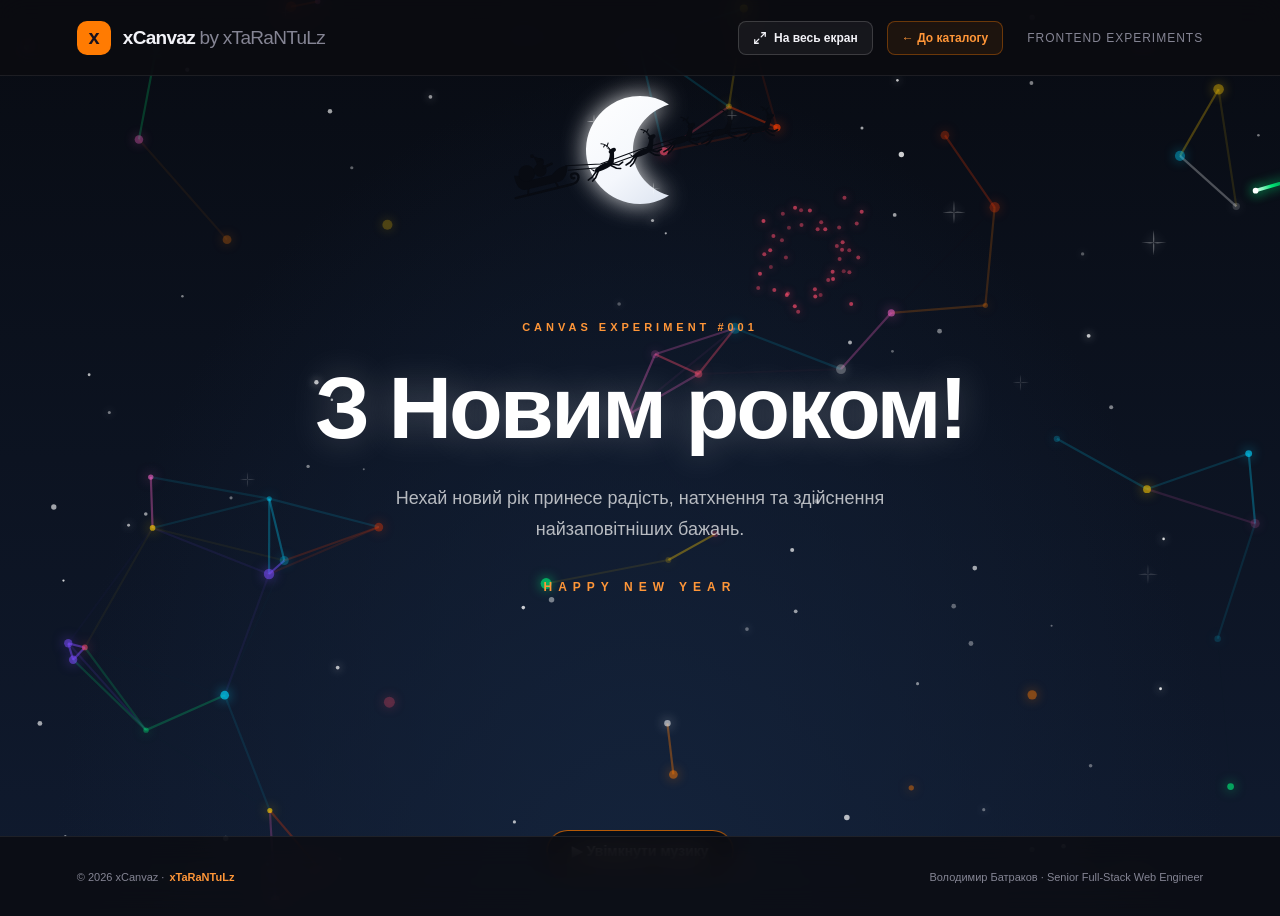
<file: works/001/index.html>
<!doctype html>
<html lang="uk">
<head>
  <meta charset="utf-8">
  <meta name="viewport" content="width=device-width, initial-scale=1">
  <meta name="theme-color" content="#080b12">
  <meta name="description" content="Новорічний анімований фон із Сантою, снігом, кометами та феєрверками.">
  <title>Новорічний фон для сайту</title>

  <link rel="stylesheet" href="../../assets/css/layout.css">
  <link rel="stylesheet" href="style.css">
</head>
<body>

<div id="siteHeader"></div>

<canvas id="shootCanvas" aria-hidden="true"></canvas>

<main class="demo" data-preview-content>
  <div class="content" data-preview-hide>
    <span class="label">CANVAS EXPERIMENT #001</span>
    <h1>З Новим роком!</h1>
    <p>
      Нехай новий рік принесе радість, натхнення
      та здійснення найзаповітніших бажань.
    </p>
    <span class="year">HAPPY NEW YEAR</span>
  </div>

  <button id="musicButton" type="button">
    ▶ Увімкнути музику
  </button>
</main>

<div id="siteFooter"></div>

<audio id="backgroundMusic" loop preload="auto">
  <source src="./files/001.mp3" type="audio/mpeg">
</audio>

<script src="../../assets/js/layout.js"></script>
<script src="script.js"></script>
<script src="audio.js"></script>

</body>
</html>
</file>
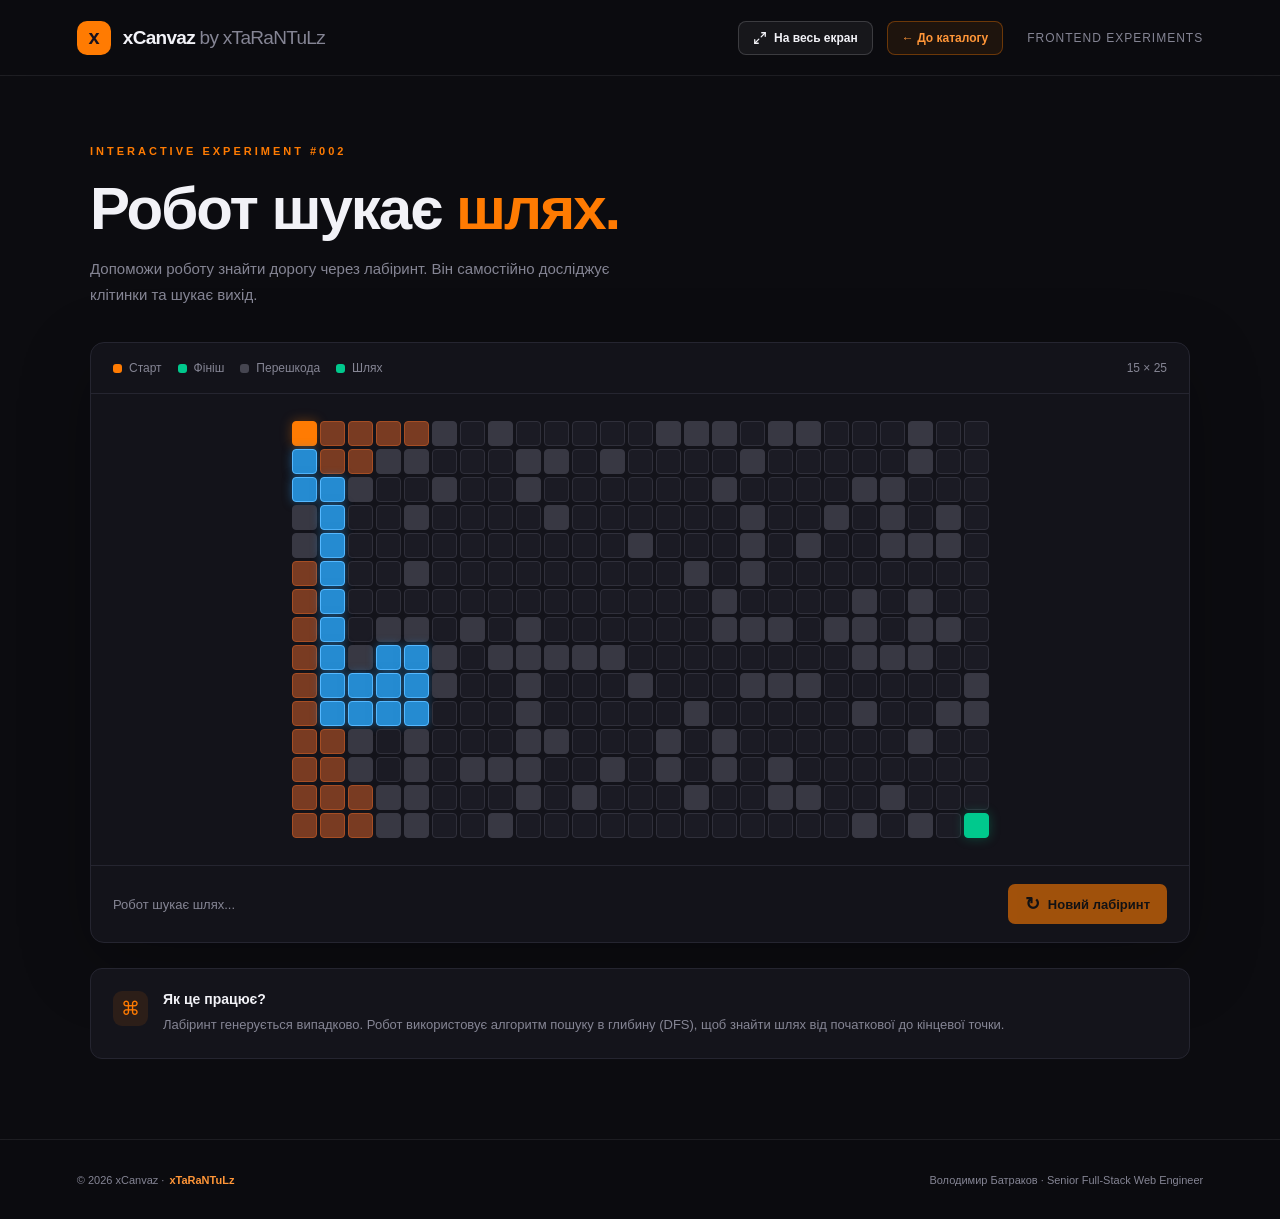
<file: works/002/index.html>
<!doctype html>
<html lang="uk">
<head>
  <meta charset="utf-8">
  <meta name="viewport" content="width=device-width, initial-scale=1">
  <meta name="theme-color" content="#0c0c10">
  <meta name="description" content="Інтерактивна демонстрація пошуку шляху роботом у випадково згенерованому лабіринті.">
  <title>Робот шукає шлях | Canvas</title>

  <link rel="stylesheet" href="../../assets/css/layout.css">
  <link rel="stylesheet" href="style.css">
</head>
<body>

<div id="siteHeader"></div>

<main class="page" data-preview-content>
  <section class="demo">
    <div class="demo-heading" data-preview-hide>
      <span class="section-label">INTERACTIVE EXPERIMENT #002</span>
      <h1>Робот шукає <span>шлях.</span></h1>
      <p>
        Допоможи роботу знайти дорогу через лабіринт.
        Він самостійно досліджує клітинки та шукає вихід.
      </p>
    </div>

    <div class="maze-panel">
      <div class="panel-header" data-preview-hide>
        <div class="legend">
          <span><i class="legend-start"></i> Старт</span>
          <span><i class="legend-finish"></i> Фініш</span>
          <span><i class="legend-wall"></i> Перешкода</span>
          <span><i class="legend-path"></i> Шлях</span>
        </div>

        <span class="maze-size">15 × 25</span>
      </div>

      <div class="grid-container">
        <table id="grid" aria-label="Лабіринт робота"></table>
      </div>

      <div class="panel-footer" data-preview-hide>
        <p id="status" aria-live="polite">
          Робот готується до пошуку...
        </p>

        <button id="restartButton" type="button">
          <span>↻</span> Новий лабіринт
        </button>
      </div>
    </div>

    <div class="description" data-preview-hide>
      <span class="description-icon">⌘</span>
      <div>
        <strong>Як це працює?</strong>
        <p>
          Лабіринт генерується випадково. Робот використовує
          алгоритм пошуку в глибину (DFS), щоб знайти шлях
          від початкової до кінцевої точки.
        </p>
      </div>
    </div>
  </section>
</main>

<div id="siteFooter"></div>

<script src="../../assets/js/layout.js"></script>
<script src="script.js"></script>

</body>
</html>
</file>
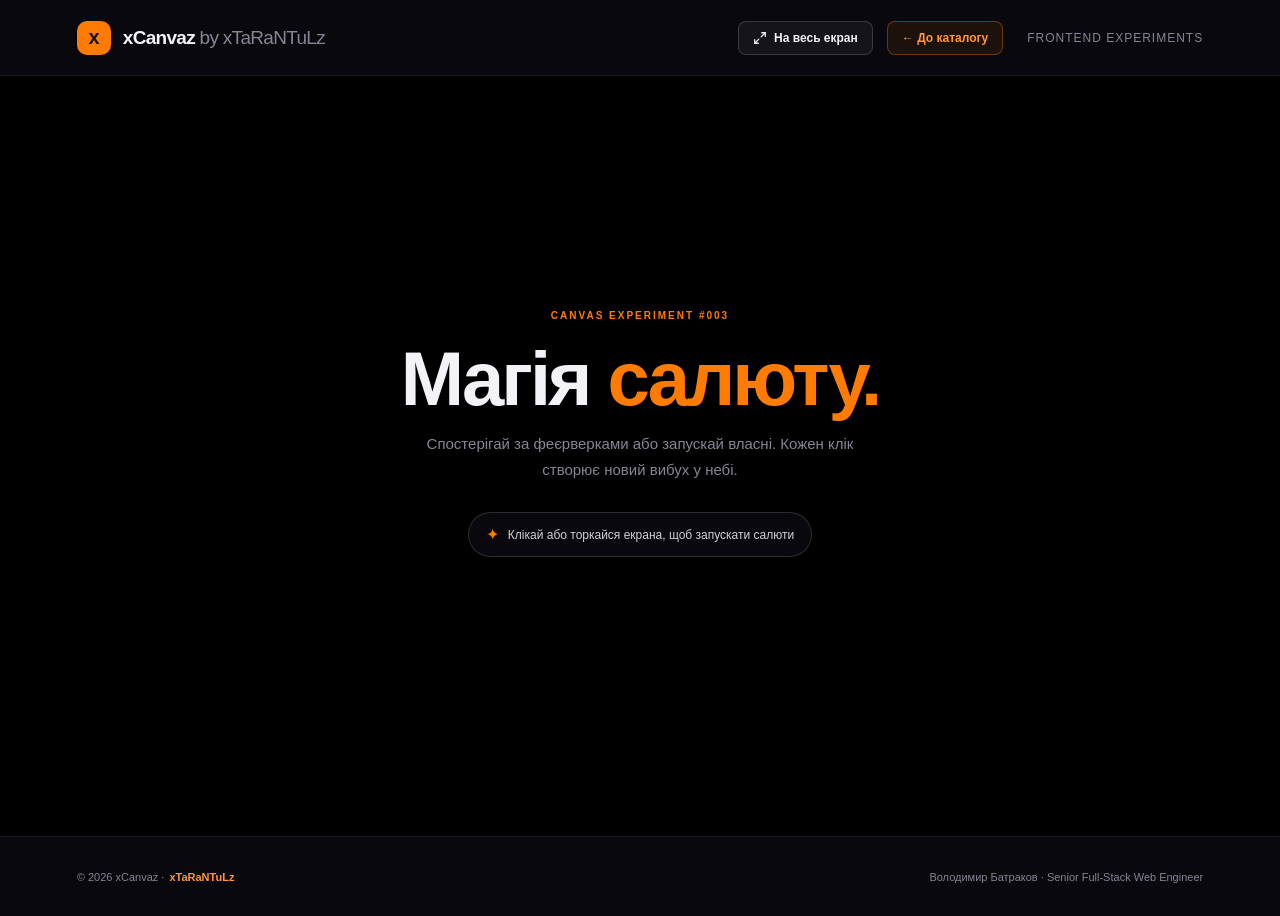
<file: works/003/index.html>
<!doctype html>
<html lang="uk">
<head>
  <meta charset="utf-8">
  <meta name="viewport" content="width=device-width, initial-scale=1">
  <meta name="theme-color" content="#000000">
  <meta name="description" content="Інтерактивна Canvas-анімація феєрверків із можливістю запускати салюти кліком.">
  <title>Салют | Canvas</title>

  <link rel="stylesheet" href="../../assets/css/layout.css">
  <link rel="stylesheet" href="style.css">
</head>
<body>

<div id="siteHeader"></div>

<canvas id="canvas" aria-label="Анімований салют"></canvas>

<main class="fireworks-page" data-preview-content>
  <section class="fireworks-content" data-preview-hide>
    <span class="section-label">CANVAS EXPERIMENT #003</span>
    <h1>Магія <span>салюту.</span></h1>
    <p>
      Спостерігай за феєрверками або запускай власні.
      Кожен клік створює новий вибух у небі.
    </p>
    <div class="fireworks-hint">
      <span class="hint-icon">✦</span>
      Клікай або торкайся екрана, щоб запускати салюти
    </div>
  </section>
</main>

<div id="siteFooter"></div>

<script src="../../assets/js/layout.js"></script>
<script src="script.js"></script>

</body>
</html>
</file>
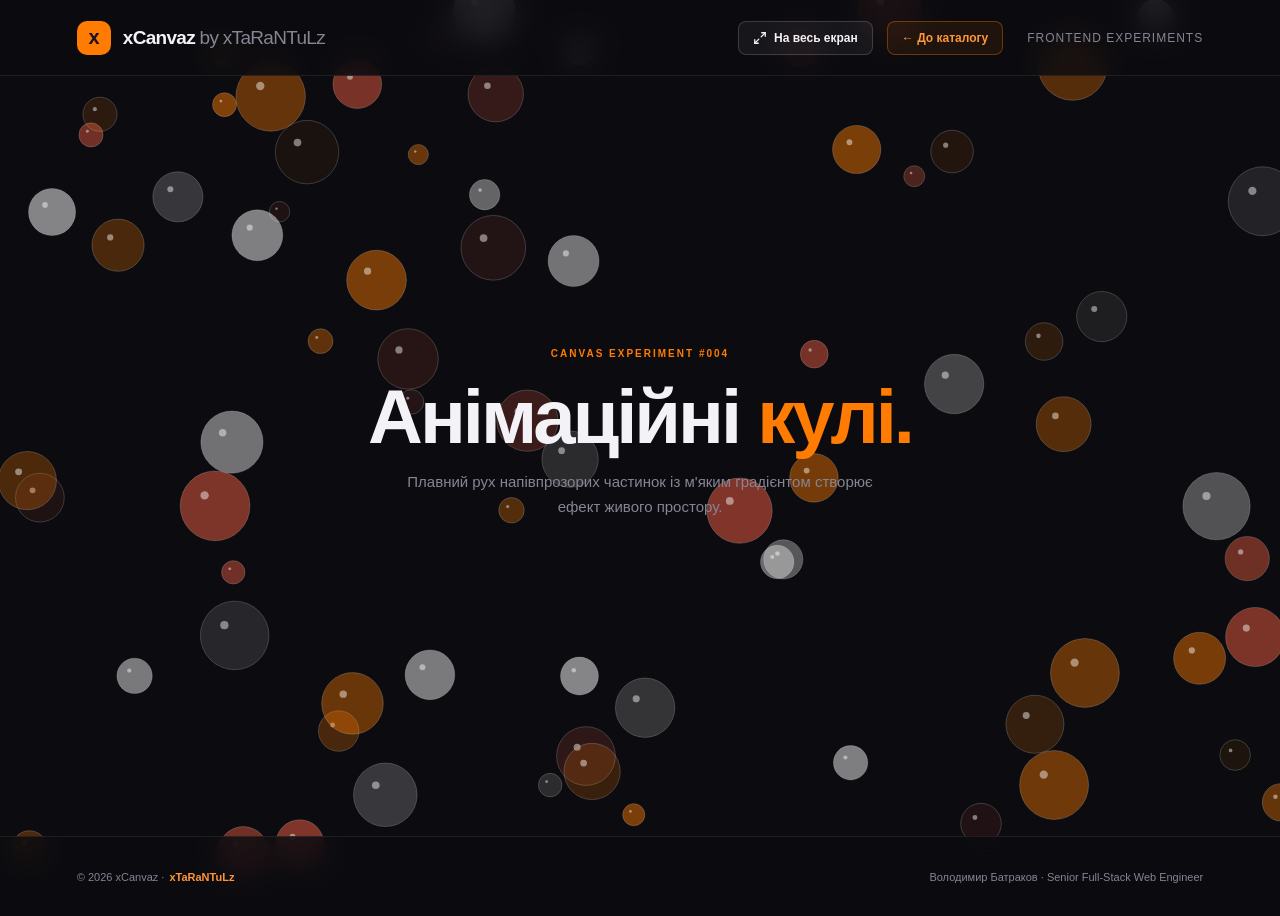
<file: works/004/index.html>
<!doctype html>
<html lang="uk">
<head>
  <meta charset="utf-8">
  <meta name="viewport" content="width=device-width, initial-scale=1">
  <meta name="theme-color" content="#222222">
  <meta name="description" content="Анімація напівпрозорих куль із м'яким градієнтом на Canvas.">
  <title>Анімаційні кулі | Canvas</title>

  <link rel="stylesheet" href="../../assets/css/layout.css">
  <link rel="stylesheet" href="style.css">
</head>
<body>

<div id="siteHeader"></div>

<canvas id="canvas" aria-hidden="true"></canvas>

<main class="particles-page" data-preview-content>
  <section class="particles-content" data-preview-hide>
    <span class="section-label">CANVAS EXPERIMENT #004</span>
    <h1>Анімаційні <span>кулі.</span></h1>
    <p>
      Плавний рух напівпрозорих частинок із м'яким
      градієнтом створює ефект живого простору.
    </p>
  </section>
</main>

<div id="siteFooter"></div>

<script src="../../assets/js/layout.js"></script>
<script src="script.js"></script>

</body>
</html>
</file>
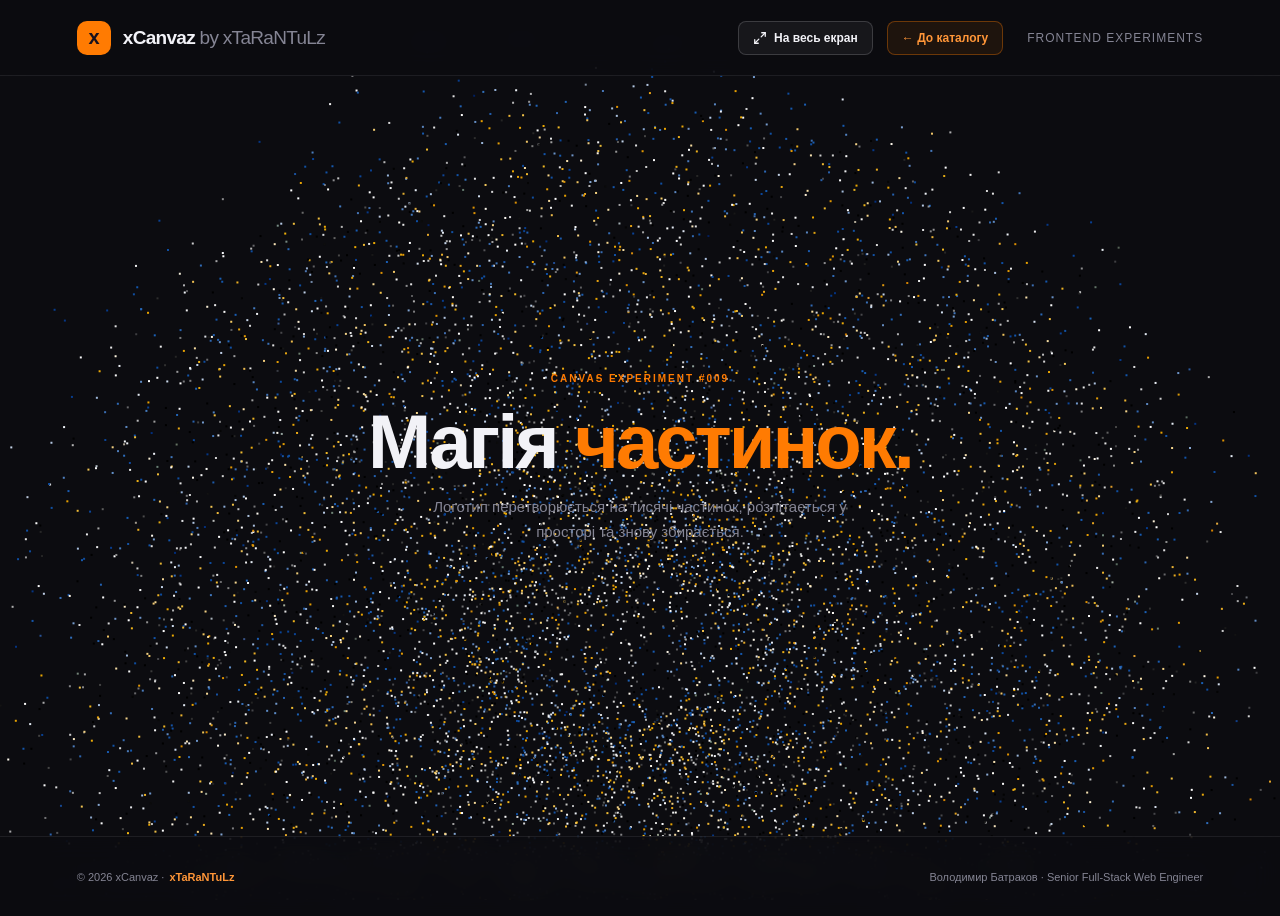
<file: works/005/index.html>
<!doctype html>
<html lang="uk">
<head>
  <meta charset="utf-8">
  <meta name="viewport" content="width=device-width, initial-scale=1">
  <meta name="theme-color" content="#000000">
  <meta name="description" content="Анімація логотипа за допомогою Canvas та частинок.">
  <title>Анімація логотипа | Canvas</title>

  <link rel="stylesheet" href="../../assets/css/layout.css">
  <link rel="stylesheet" href="style.css">
</head>
<body>

<div id="siteHeader"></div>

<canvas id="canvas"></canvas>

<img id="logo" style="display: none" src='[data-uri]'/>

<main class="animation-page" data-preview-content>
  <section class="animation-content" data-preview-hide>
    <span class="section-label">CANVAS EXPERIMENT #009</span>
    <h1>Магія <span>частинок.</span></h1>
    <p>
      Логотип перетворюється на тисячі частинок,
      розлітається у просторі та знову збирається.
    </p>
  </section>
</main>

<div id="siteFooter"></div>

<script src="../../assets/js/layout.js"></script>
<script src="script.js"></script>

</body>
</html>
</file>
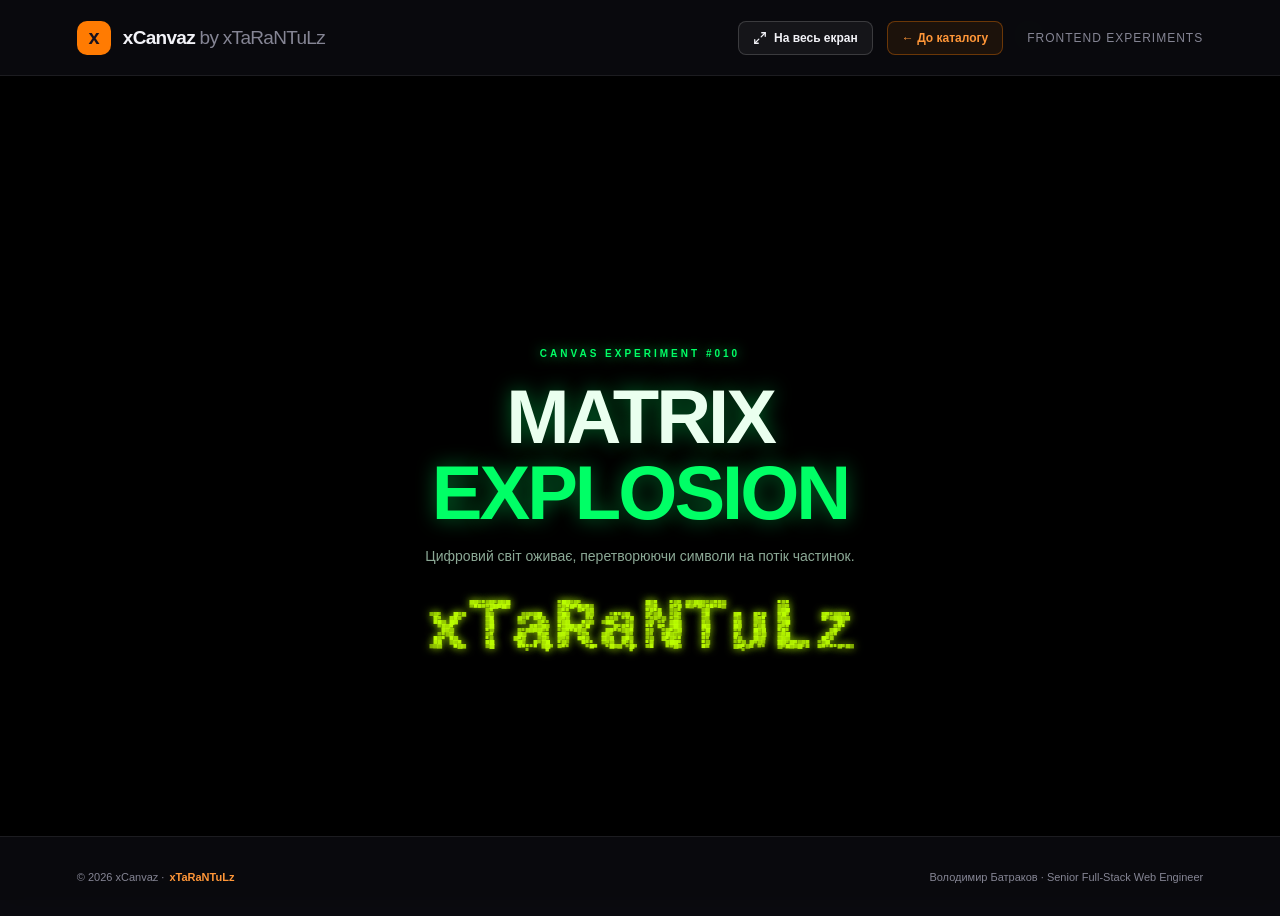
<file: works/006/index.html>
<!doctype html>
<html lang="uk">
<head>
  <meta charset="utf-8">
  <meta name="viewport" content="width=device-width, initial-scale=1">
  <meta name="theme-color" content="#000000">
  <meta name="description" content="Matrix Explosion - цифровий дощ та вибух частинок на Canvas.">

  <title>Matrix Explosion | Canvas</title>

  <link rel="stylesheet" href="../../assets/css/layout.css">
  <link rel="stylesheet" href="style.css">
</head>
<body>

<div id="siteHeader"></div>

<canvas id="matrixCanvas" aria-hidden="true"></canvas>

<main class="matrix-page" data-preview-content>
  <div class="matrix-content" data-preview-hide>
    <span class="section-label">CANVAS EXPERIMENT #010</span>

    <h1>
      MATRIX <span>EXPLOSION</span>
    </h1>

    <p>
      Цифровий світ оживає, перетворюючи символи на потік частинок.
    </p>
  </div>
</main>

<div id="siteFooter"></div>

<script src="../../assets/js/layout.js"></script>
<script src="script.js"></script>

</body>
</html>
</file>
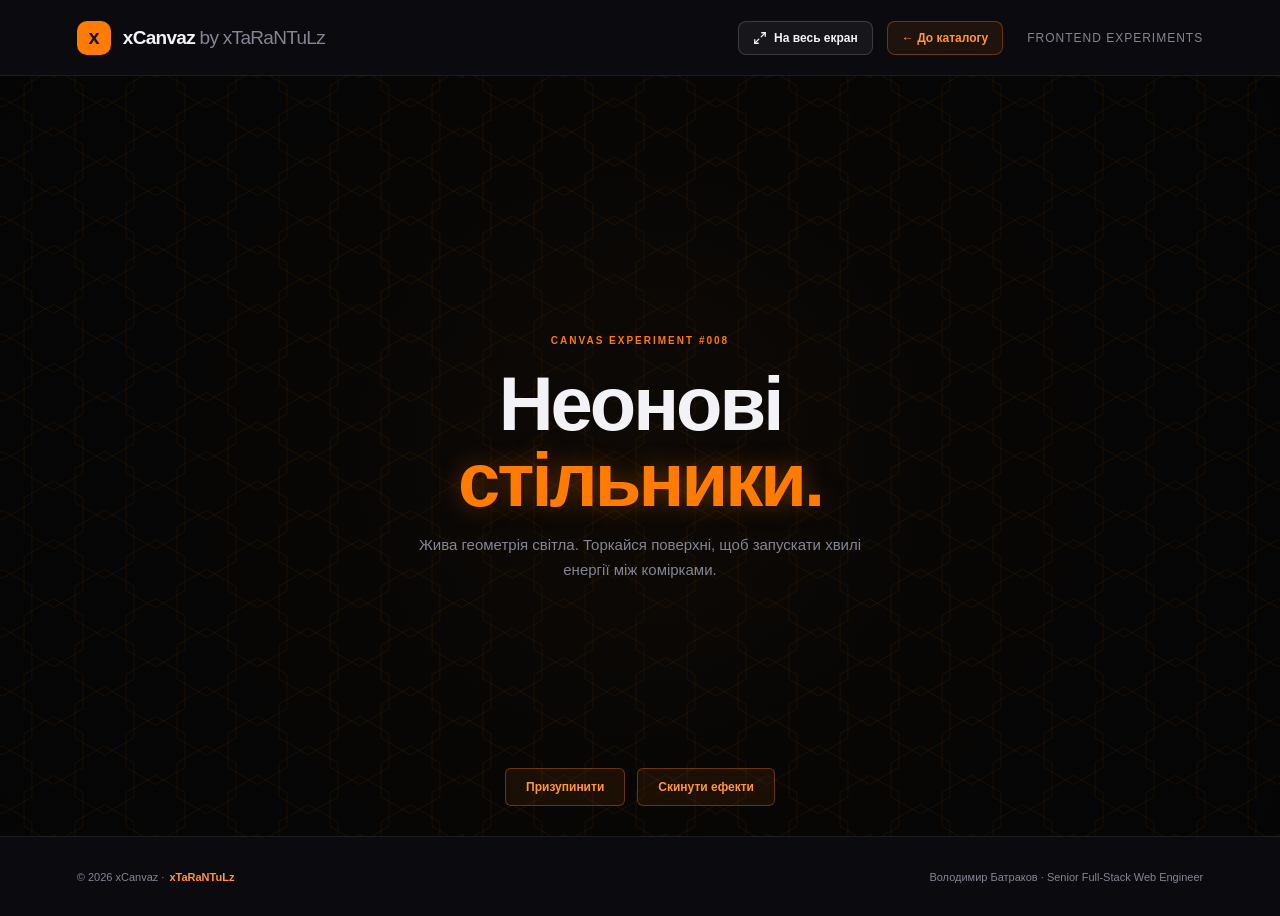
<file: works/008/index.html>
<!DOCTYPE html>
<html lang="uk">
<head>
  <meta charset="UTF-8">
  <meta name="viewport" content="width=device-width, initial-scale=1">
  <meta name="theme-color" content="#000000">
  <meta name="description" content="Інтерактивна анімація неонових стільників на Canvas.">
  <title>Неонові стільники | Canvas</title>

  <link rel="stylesheet" href="../../assets/css/layout.css">
  <link rel="stylesheet" href="style.css">
</head>
<body>

<div id="siteHeader"></div>

<main class="honeycomb-page" data-preview-content>

  <canvas id="honeycombCanvas"></canvas>

  <section class="honeycomb-content" data-preview-hide>
    <span class="section-label">CANVAS EXPERIMENT #008</span>

    <h1>Неонові <span>стільники.</span></h1>

    <p>
      Жива геометрія світла. Торкайся поверхні,
      щоб запускати хвилі енергії між комірками.
    </p>
  </section>

  <div class="honeycomb-controls" data-preview-hide>
    <button id="toggleAnimation" type="button">
      Призупинити
    </button>

    <button id="resetAnimation" type="button">
      Скинути ефекти
    </button>
  </div>

</main>

<div id="siteFooter"></div>

<script src="../../assets/js/layout.js"></script>
<script src="script.js"></script>

</body>
</html>
</file>
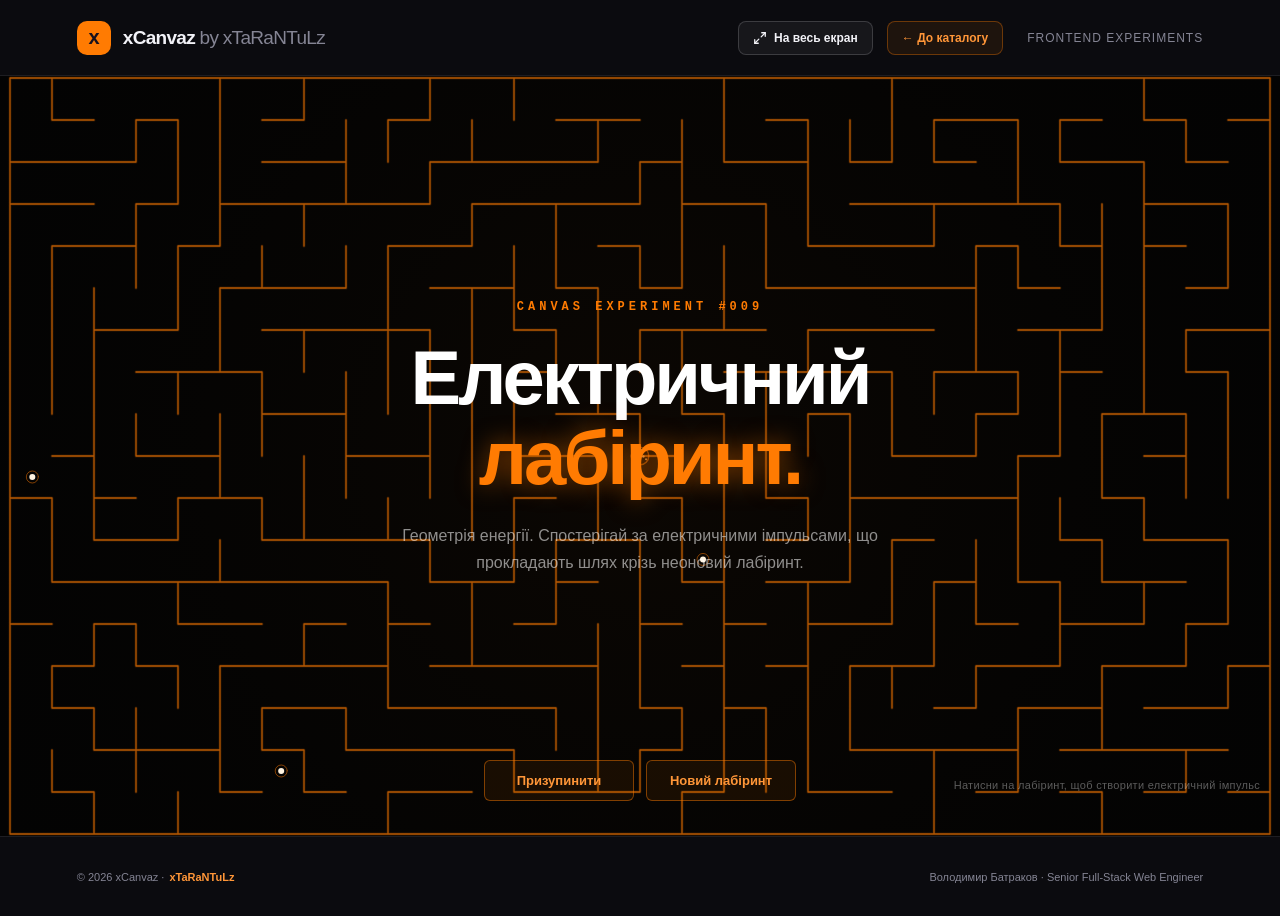
<file: works/009/index.html>
<!DOCTYPE html>
<html lang="uk">
<head>
  <meta charset="UTF-8">
  <meta name="viewport" content="width=device-width, initial-scale=1">
  <meta name="theme-color" content="#000000">
  <meta name="description" content="Інтерактивний електричний лабіринт із неоновими лініями та енергетичними імпульсами на Canvas 2D.">

  <title>Електричний лабіринт | Canvas</title>

  <link rel="stylesheet" href="../../assets/css/layout.css">
  <link rel="stylesheet" href="style.css">
</head>
<body>

<div id="siteHeader"></div>

<main class="electric-maze-page" data-preview-content>

  <canvas id="mazeCanvas"></canvas>

  <section class="maze-content" data-preview-hide>
    <span class="section-label">CANVAS EXPERIMENT #009</span>

    <h1>Електричний <span>лабіринт.</span></h1>

    <p>
      Геометрія енергії. Спостерігай за електричними
      імпульсами, що прокладають шлях крізь неоновий лабіринт.
    </p>
  </section>

  <div class="maze-controls" data-preview-hide>
    <button id="toggleAnimation" type="button">
      Призупинити
    </button>

    <button id="resetAnimation" type="button">
      Новий лабіринт
    </button>
  </div>

  <div class="maze-hint" data-preview-hide>
    Натисни на лабіринт, щоб створити електричний імпульс
  </div>

</main>

<div id="siteFooter"></div>

<script src="../../assets/js/layout.js"></script>
<script src="script.js"></script>

</body>
</html>
</file>
<file: assets/css/layout.css>
:root {
    --bg: #0c0c10;
    --surface: #14141b;
    --surface-hover: #1a1a23;
    --border: #252530;
    --text: #f2f2f7;
    --muted: #858594;
    --accent: #ff7b02;
    --accent-hover: #ff9638;
}

* {
    box-sizing: border-box;
}

html {
    min-height: 100%;
    background: var(--bg);
}

body {
    position: relative;
    isolation: isolate;
    min-width: 320px;
    min-height: 100vh;
    margin: 0;
    color: var(--text);
    font-family: Arial, sans-serif;
    background: var(--bg);
}

.page {
    display: flex;
    flex-direction: column;
    min-height: 100vh;
}

/* --- Canvas --- */

#shootCanvas {
    position: fixed;
    inset: 0;
    z-index: -1;
    display: block;
    width: 100%;
    height: 100%;
    pointer-events: none;
    background: transparent;
}

/* --- Header and Footer --- */

.site-header,
.site-footer {
    position: relative;
    z-index: 10;
    display: flex;
    align-items: center;
    justify-content: space-between;
    padding: 0 6%;
    border-color: rgba(255, 255, 255, 0.08);
    border-style: solid;
    background: rgba(12, 12, 16, 0.82);
    backdrop-filter: blur(14px);
    -webkit-backdrop-filter: blur(14px);
}

.site-header {
    min-height: 76px;
    border-width: 0 0 1px;
}

.site-footer {
    min-height: 80px;
    gap: 20px;
    border-width: 1px 0 0;
    color: var(--muted);
    font-size: 11px;
}

/* --- Brand --- */

.brand {
    display: flex;
    align-items: center;
    gap: 12px;
    color: var(--text);
    font-family: 'Space Grotesk', sans-serif;
    font-size: 19px;
    font-weight: 700;
    letter-spacing: -0.7px;
    text-decoration: none;
}

.brand-mark {
    display: flex;
    width: 34px;
    height: 34px;
    align-items: center;
    justify-content: center;
    border-radius: 10px;
    background: var(--accent);
    color: #17121f;
    font-size: 20px;
    font-weight: 700;
}

.brand-author {
    color: var(--muted);
    font-weight: 400;
}

/* --- Header --- */

.header-right {
    display: flex;
    align-items: center;
    gap: 14px;
}

.header-meta {
    margin-left: 10px;
    color: var(--muted);
    font-size: 12px;
    letter-spacing: 1px;
}

.catalog-link,
.fullscreen-btn {
    display: inline-flex;
    align-items: center;
    justify-content: center;
    gap: 7px;
    padding: 9px 14px;
    border: 1px solid rgba(255, 123, 2, 0.35);
    border-radius: 8px;
    background: rgba(255, 123, 2, 0.08);
    color: var(--accent-hover);
    font-family: inherit;
    font-size: 12px;
    font-weight: 600;
    text-decoration: none;
    cursor: pointer;
    transition: 0.2s;
}

.fullscreen-btn {
    border-color: rgba(255, 255, 255, 0.16);
    background: rgba(255, 255, 255, 0.05);
    color: var(--text);
}

.catalog-link:hover {
    border-color: var(--accent);
    background: rgba(255, 123, 2, 0.16);
}

.fullscreen-btn:hover,
.fullscreen-btn.is-active {
    border-color: var(--accent);
    background: rgba(255, 123, 2, 0.16);
    color: var(--accent-hover);
}

.fullscreen-icon--exit {
    display: none;
}

.fullscreen-btn.is-active .fullscreen-icon--enter {
    display: none;
}

.fullscreen-btn.is-active .fullscreen-icon--exit {
    display: block;
}

.catalog-link[hidden] {
    display: none !important;
}

/* --- Fullscreen state --- */

html.is-fullscreen,
html.is-fullscreen body {
    width: 100%;
    height: 100%;
    min-height: 100%;
    overflow-x: hidden;
}

html.is-fullscreen .site-footer {
    display: none !important;
}

html.is-fullscreen .site-header {
    min-height: 54px;
    background: rgba(12, 12, 16, 0.92);
}

html.is-fullscreen main {
    min-height: calc(100vh - 54px);
    min-height: calc(100dvh - 54px);
}

/* --- Footer --- */

.site-footer > span {
    display: inline-flex;
    align-items: center;
    flex-wrap: wrap;
    gap: 5px;
}

.site-footer a {
    color: var(--accent-hover);
    font-weight: 600;
    text-decoration: none;
    transition: color 0.2s ease;
}

.site-footer a:hover {
    color: #ffb36f;
    text-decoration: underline;
}

/* --- Preview mode --- */

html.preview-mode,
html.preview-mode body {
    width: 100%;
    height: 100%;
    min-height: 100%;
    margin: 0;
    padding: 0;
    overflow: hidden;
}

html.preview-mode .site-header,
html.preview-mode .site-footer,
html.preview-mode [data-preview-hide] {
    display: none !important;
}

html.preview-mode [data-preview-content] {
    width: 100%;
    height: 100vh;
    min-height: 100vh;
    max-width: none;
    margin: 0;
    padding: 0;
    overflow: hidden;
}

/* --- Responsive --- */

@media (max-width: 600px) {
    .site-header {
        min-height: 65px;
        padding: 0 4%;
    }

    .brand {
        gap: 8px;
        font-size: 15px;
    }

    .brand-author {
        display: none;
    }

    .brand-mark {
        width: 30px;
        height: 30px;
        font-size: 17px;
    }

    .header-right {
        gap: 8px;
    }

    .header-meta {
        display: none;
    }

    .catalog-link,
    .fullscreen-btn {
        padding: 8px 10px;
        font-size: 11px;
    }

    .fullscreen-label {
        display: none;
    }

    .site-footer {
        align-items: flex-start;
        flex-direction: column;
        gap: 8px;
        padding: 22px 5%;
    }
}
</file>
<file: works/001/style.css>
body {
    overflow: hidden;
    color: #ffffff;
    background:
            radial-gradient(ellipse at 50% 100%, #14233b 0%, transparent 65%),
            linear-gradient(180deg, #080b12 0%, #101b30 100%);
}

.demo {
    position: relative;
    z-index: 1;
    display: flex;
    min-height: calc(100vh - 140px);
    padding: 32px 5%;
}

.content {
    width: 100%;
    max-width: 700px;
    margin: auto;
    padding: 80px 0;
    text-align: center;
    pointer-events: none;
}

.label {
    display: inline-block;
    margin-bottom: 24px;
    color: #ff9638;
    font-size: 11px;
    font-weight: 700;
    letter-spacing: 4px;
}

h1 {
    margin: 0 0 24px;
    font-size: clamp(42px, 8vw, 88px);
    font-weight: 700;
    letter-spacing: -3px;
    text-shadow: 0 0 35px rgba(255, 255, 255, 0.25);
}

.content p {
    max-width: 520px;
    margin: 0 auto;
    color: rgba(255, 255, 255, 0.7);
    font-size: clamp(15px, 2vw, 18px);
    line-height: 1.7;
}

.year {
    display: inline-block;
    margin-top: 35px;
    color: #ff9638;
    font-size: 12px;
    font-weight: 700;
    letter-spacing: 6px;
}

#musicButton {
    position: fixed;
    left: 50%;
    bottom: 28px;
    transform: translateX(-50%);
    z-index: 20;
    display: inline-flex;
    align-items: center;
    justify-content: center;
    gap: 8px;
    margin: 0;
    padding: 12px 24px;
    border: 1px solid rgba(255, 123, 2, 0.7);
    border-radius: 30px;
    background: rgba(8, 11, 18, 0.85);
    backdrop-filter: blur(8px);
    -webkit-backdrop-filter: blur(8px);
    color: #ffffff;
    font-family: inherit;
    font-size: 14px;
    font-weight: 600;
    white-space: nowrap;
    cursor: pointer;
    pointer-events: auto;
    transition: background 0.2s ease, border-color 0.2s ease, transform 0.2s ease;
}

#musicButton:hover {
    background: #ff7b02;
    border-color: #ff7b02;
    transform: translate(-50%, -2px);
}

#musicButton:active {
    transform: translate(-50%, 0);
}

#musicButton:focus-visible {
    outline: 2px solid #ffffff;
    outline-offset: 4px;
}

/* Ховаємо візуально у прев'ю каталогу, але залишаємо в DOM, щоб audio.js не видавав помилку */
html.preview-mode #musicButton {
    display: none;
}

@media (max-width: 600px) {
    .demo {
        padding: 24px;
    }

    .content {
        padding: 50px 0;
    }

    h1 {
        letter-spacing: -1.5px;
    }

    .year {
        letter-spacing: 4px;
    }

    #musicButton {
        padding: 11px 22px;
        font-size: 13px;
    }
}

@media (prefers-reduced-motion: reduce) {
    #musicButton {
        transition: none;
    }
}
</file>
<file: works/002/style.css>
.demo {
    width: min(1100px, 90%);
    margin: 0 auto;
    padding: 65px 0 80px;
}

.demo-heading {
    max-width: 650px;
    margin-bottom: 35px;
}

.section-label {
    color: var(--accent);
    font-size: 11px;
    font-weight: 700;
    letter-spacing: 3px;
}

h1 {
    margin: 17px 0 14px;
    font-size: clamp(36px, 6vw, 60px);
    line-height: 1.1;
    letter-spacing: -2px;
}

h1 span {
    color: var(--accent);
}

.demo-heading p {
    max-width: 550px;
    margin: 0;
    color: var(--muted);
    font-size: 15px;
    line-height: 1.7;
}

.maze-panel {
    overflow: hidden;
    border: 1px solid var(--border);
    border-radius: 14px;
    background: rgba(20, 20, 27, 0.9);
    box-shadow: 0 20px 70px rgba(0, 0, 0, 0.25);
}

.panel-header,
.panel-footer {
    display: flex;
    align-items: center;
    justify-content: space-between;
    gap: 20px;
    padding: 18px 22px;
}

.panel-header {
    border-bottom: 1px solid var(--border);
}

.legend {
    display: flex;
    flex-wrap: wrap;
    gap: 16px;
}

.legend span {
    display: flex;
    align-items: center;
    gap: 7px;
    color: var(--muted);
    font-size: 12px;
}

.legend i {
    width: 9px;
    height: 9px;
    border-radius: 3px;
}

.legend-start {
    background: var(--accent);
}

.legend-finish,
.legend-path {
    background: #00c98d;
}

.legend-wall {
    background: #454550;
}

.maze-size {
    flex-shrink: 0;
    color: var(--muted);
    font-size: 12px;
    font-variant-numeric: tabular-nums;
}

.grid-container {
    overflow: auto;
    padding: 24px;
}

#grid {
    margin: 0 auto;
    border-collapse: separate;
    border-spacing: 3px;
}

#grid td {
    width: 25px;
    min-width: 25px;
    height: 25px;
    padding: 0;
    border: 1px solid #30303b;
    border-radius: 4px;
    background: #1b1b24;
    transition: background-color 0.12s, border-color 0.12s;
}

#grid td.wall {
    border-color: #383843;
    background: #383843;
}

#grid td.start {
    border-color: var(--accent);
    background: var(--accent);
    box-shadow: 0 0 12px rgba(255, 123, 2, 0.35);
}

#grid td.finish {
    border-color: #00c98d;
    background: #00c98d;
    box-shadow: 0 0 12px rgba(0, 201, 141, 0.3);
}

#grid td.robot {
    border-color: #55b8ff;
    background: #258bd1;
    box-shadow: 0 0 10px rgba(37, 139, 209, 0.5);
}

#grid td.path {
    border-color: #00c98d;
    background: #00a978;
}

#grid td.fail {
    border-color: #a64e24;
    background: #793b22;
}

.panel-footer {
    min-height: 75px;
    border-top: 1px solid var(--border);
}

#status {
    margin: 0;
    color: var(--muted);
    font-size: 13px;
}

#restartButton {
    display: inline-flex;
    align-items: center;
    justify-content: center;
    gap: 8px;
    flex-shrink: 0;
    min-height: 40px;
    padding: 0 17px;
    border: 0;
    border-radius: 7px;
    color: #111;
    background: var(--accent);
    font-size: 13px;
    font-weight: 700;
    cursor: pointer;
    transition: background 0.2s, transform 0.2s;
}

#restartButton:hover {
    background: var(--accent-hover);
    transform: translateY(-1px);
}

#restartButton:disabled {
    opacity: 0.6;
    cursor: wait;
    transform: none;
}

#restartButton span {
    font-size: 18px;
}

.description {
    display: flex;
    align-items: flex-start;
    gap: 15px;
    margin-top: 25px;
    padding: 22px;
    border: 1px solid var(--border);
    border-radius: 12px;
    background: var(--surface);
}

.description-icon {
    display: grid;
    place-items: center;
    flex-shrink: 0;
    width: 35px;
    height: 35px;
    border-radius: 9px;
    color: var(--accent);
    background: rgba(255, 123, 2, 0.1);
    font-size: 19px;
}

.description strong {
    display: block;
    margin-bottom: 7px;
    font-size: 14px;
}

.description p {
    margin: 0;
    color: var(--muted);
    font-size: 13px;
    line-height: 1.7;
}

@media (max-width: 650px) {
    .demo {
        width: 92%;
        padding: 45px 0 55px;
    }

    .panel-header,
    .panel-footer {
        align-items: flex-start;
        flex-direction: column;
        padding: 16px;
    }

    .panel-header {
        gap: 12px;
    }

    .grid-container {
        padding: 15px 10px;
    }

    #grid {
        border-spacing: 2px;
    }

    #grid td {
        width: 19px;
        min-width: 19px;
        height: 19px;
    }

    .panel-footer {
        gap: 14px;
    }

    #restartButton {
        width: 100%;
    }
}
</file>
<file: works/003/style.css>
body {
    background: #000;
}
#canvas {
    position: fixed;
    inset: 0;
    z-index: 0;
    display: block;
    width: 100%;
    height: 100%;
    cursor: crosshair;
    touch-action: none;
}

.fireworks-page {
    position: relative;
    z-index: 1;
    display: flex;
    min-height: calc(100vh - 140px);
    align-items: center;
    justify-content: center;
    padding: 50px 20px 100px;
    pointer-events: none;
}

.fireworks-content {
    max-width: 600px;
    text-align: center;
}

.section-label {
    color: var(--accent);
    font-size: 10px;
    font-weight: 700;
    letter-spacing: 2px;
}

.fireworks-content h1 {
    margin: 18px 0 14px;
    font-family: 'Space Grotesk', sans-serif;
    font-size: clamp(42px, 7vw, 76px);
    line-height: 1;
    letter-spacing: -3px;
}

.fireworks-content h1 span {
    color: var(--accent);
}

.fireworks-content p {
    max-width: 470px;
    margin: 0 auto;
    color: var(--muted);
    font-size: 15px;
    line-height: 1.7;
}

.fireworks-hint {
    display: inline-flex;
    align-items: center;
    gap: 9px;
    margin-top: 30px;
    padding: 12px 17px;
    border: 1px solid rgba(255, 255, 255, 0.15);
    border-radius: 30px;
    background: rgba(15, 15, 20, 0.65);
    color: #d0d0d8;
    font-size: 12px;
    backdrop-filter: blur(8px);
}

.hint-icon {
    color: var(--accent);
    font-size: 16px;
}

.brand-text {
    position: absolute;
    right: 0;
    bottom: 25px;
    left: 0;
    color: rgba(255, 255, 255, 0.55);
    font-family: Arial, sans-serif;
    font-size: clamp(24px, 4vw, 42px);
    font-weight: 700;
    text-align: center;
    text-shadow: 0 0 15px rgba(255, 255, 255, 0.2);
}

@media (max-width: 600px) {
    .fireworks-page {
        padding: 30px 20px 90px;
    }

    .fireworks-content h1 {
        letter-spacing: -2px;
    }

    .fireworks-content p {
        font-size: 13px;
    }

    .fireworks-hint {
        font-size: 11px;
    }

    .brand-text {
        bottom: 15px;
    }
}
</file>
<file: works/004/style.css>
#canvas {
    position: fixed;
    inset: 0;
    z-index: 0;
    display: block;
    width: 100%;
    height: 100%;
    pointer-events: none;
}

.particles-page {
    position: relative;
    z-index: 1;
    display: flex;
    min-height: calc(100vh - 140px);
    align-items: center;
    justify-content: center;
    padding: 50px 20px 100px;
    pointer-events: none;
    background: transparent;
}

.particles-content {
    max-width: 600px;
    text-align: center;
}

.section-label {
    color: var(--accent);
    font-size: 10px;
    font-weight: 700;
    letter-spacing: 2px;
}

.particles-content h1 {
    margin: 18px 0 14px;
    font-family: 'Space Grotesk', sans-serif;
    font-size: clamp(42px, 7vw, 76px);
    line-height: 1;
    letter-spacing: -3px;
}

.particles-content h1 span {
    color: var(--accent);
}

.particles-content p {
    max-width: 470px;
    margin: 0 auto;
    color: var(--muted);
    font-size: 15px;
    line-height: 1.7;
}

@media (max-width: 600px) {
    .particles-page {
        padding: 30px 20px 90px;
    }

    .particles-content h1 {
        letter-spacing: -2px;
    }

    .particles-content p {
        font-size: 13px;
    }
}
</file>
<file: works/005/style.css>
#canvas {
    position: fixed;
    inset: 0;
    z-index: 0;
    display: block;
    width: 100%;
    height: 100%;
}

.animation-page {
    position: relative;
    z-index: 1;
    display: flex;
    min-height: calc(100vh - 140px);
    align-items: center;
    justify-content: center;
    padding: 40px 20px;
    pointer-events: none;
}

.animation-content {
    max-width: 600px;
    text-align: center;
}

.section-label {
    color: var(--accent);
    font-size: 10px;
    font-weight: 700;
    letter-spacing: 2px;
}

.animation-content h1 {
    margin: 18px 0 14px;
    font-family: 'Space Grotesk', sans-serif;
    font-size: clamp(42px, 7vw, 76px);
    line-height: 1;
    letter-spacing: -3px;
}

.animation-content h1 span {
    color: var(--accent);
}

.animation-content p {
    max-width: 470px;
    margin: 0 auto;
    color: var(--muted);
    font-size: 15px;
    line-height: 1.7;
}

@media (max-width: 600px) {
    .animation-content h1 {
        letter-spacing: -2px;
    }

    .animation-content p {
        font-size: 13px;
    }
}
</file>
<file: works/006/style.css>
#matrixCanvas {
    position: fixed;
    inset: 0;
    z-index: 0;
    display: block;
    width: 100%;
    height: 100%;
}

.matrix-page {
    position: relative;
    z-index: 1;
    display: flex;
    min-height: calc(100vh - 140px);
    align-items: center;
    justify-content: center;
    padding: 40px 20px;
    pointer-events: none;
}

.matrix-content {
    max-width: 700px;
    text-align: center;
}

.section-label {
    color: #00ff66;
    font-size: 10px;
    font-weight: 700;
    letter-spacing: 3px;
    text-shadow: 0 0 12px rgba(0, 255, 102, .7);
}

.matrix-content h1 {
    margin: 18px 0 14px;
    font-family: 'Space Grotesk', sans-serif;
    font-size: clamp(34px, 7vw, 76px);
    font-weight: 700;
    line-height: 1;
    letter-spacing: -3px;
    color: #eaffef;
    text-shadow: 0 0 20px rgba(0, 255, 102, .4);
}

.matrix-content h1 span {
    color: #00ff66;
}

.matrix-content p {
    max-width: 470px;
    margin: 0 auto;
    color: #8ca996;
    font-size: 14px;
    line-height: 1.7;
}

@media (max-width: 600px) {
    .matrix-content h1 {
        letter-spacing: -1.5px;
    }

    .matrix-content p {
        font-size: 13px;
    }
}
</file>
<file: works/008/style.css>
.honeycomb-page {
    position: relative;
    display: flex;
    min-height: calc(100vh - 140px);
    align-items: center;
    justify-content: center;
    overflow: hidden;
    isolation: isolate;
}

#honeycombCanvas {
    position: absolute;
    inset: 0;
    z-index: -1;
    display: block;
    width: 100%;
    height: 100%;
}

.honeycomb-content {
    width: 100%;
    max-width: 650px;
    padding: 40px 20px;
    text-align: center;
    pointer-events: none;
}

.section-label {
    color: var(--accent);
    font-size: 10px;
    font-weight: 700;
    letter-spacing: 2px;
}

.honeycomb-content h1 {
    margin: 18px 0 14px;
    font-family: 'Space Grotesk', sans-serif;
    font-size: clamp(42px, 7vw, 76px);
    line-height: 1;
    letter-spacing: -3px;
}

.honeycomb-content h1 span {
    color: var(--accent);
    text-shadow: 0 0 25px rgba(255, 123, 2, 0.35);
}

.honeycomb-content p {
    max-width: 470px;
    margin: 0 auto;
    color: var(--muted);
    font-size: 15px;
    line-height: 1.7;
}

.honeycomb-controls {
    position: absolute;
    bottom: 30px;
    left: 50%;
    display: flex;
    flex-wrap: wrap;
    justify-content: center;
    gap: 12px;
    width: 100%;
    padding: 0 20px;
    transform: translateX(-50%);
}

.honeycomb-controls button {
    padding: 11px 20px;
    border: 1px solid rgba(255, 123, 2, 0.35);
    border-radius: 6px;
    background: rgba(255, 123, 2, 0.08);
    color: var(--accent-hover);
    font: inherit;
    font-size: 12px;
    font-weight: 600;
    cursor: pointer;
    transition: 0.2s ease;
}

.honeycomb-controls button:hover {
    border-color: var(--accent);
    background: rgba(255, 123, 2, 0.18);
    box-shadow: 0 0 18px rgba(255, 123, 2, 0.15);
}

@media (max-width: 600px) {
    .honeycomb-content h1 {
        font-size: clamp(38px, 10vw, 56px);
        letter-spacing: -2px;
    }

    .honeycomb-content p {
        font-size: 13px;
    }

    .honeycomb-controls {
        bottom: 20px;
        gap: 8px;
    }

    .honeycomb-controls button {
        padding: 10px 14px;
        font-size: 11px;
    }
}
</file>
<file: works/009/style.css>
.electric-maze-page {
    position: relative;
    display: flex;
    min-height: calc(100vh - 140px);
    align-items: center;
    justify-content: center;
    overflow: hidden;
    isolation: isolate;
    background:
            radial-gradient(ellipse at center, rgba(255, 123, 2, 0.07), transparent 55%),
            #030303;
    color: #fff;
}

#mazeCanvas {
    position: absolute;
    inset: 0;
    z-index: -1;
    display: block;
    width: 100%;
    height: 100%;
}

.maze-content {
    position: relative;
    z-index: 1;
    width: min(720px, calc(100% - 40px));
    text-align: center;
    pointer-events: none;
    transform: translateY(-20px);
}

.section-label {
    display: inline-block;
    margin-bottom: 24px;
    color: var(--accent);
    font-family: monospace;
    font-size: 12px;
    font-weight: 700;
    letter-spacing: 4px;
    text-transform: uppercase;
}

.maze-content h1 {
    margin: 0;
    font-family: "Space Grotesk", Arial, sans-serif;
    font-size: clamp(38px, 7vw, 76px);
    font-weight: 700;
    line-height: 1.05;
    letter-spacing: -3px;
}

.maze-content h1 span {
    color: var(--accent);
    text-shadow: 0 0 25px rgba(255, 123, 2, 0.5);
}

.maze-content p {
    max-width: 520px;
    margin: 24px auto 0;
    color: rgba(255, 255, 255, 0.55);
    font-family: "DM Sans", Arial, sans-serif;
    font-size: 16px;
    line-height: 1.7;
}

.maze-controls {
    position: absolute;
    z-index: 2;
    bottom: 35px;
    left: 50%;
    display: flex;
    gap: 12px;
    transform: translateX(-50%);
}

.maze-controls button {
    min-width: 150px;
    padding: 12px 20px;
    border: 1px solid rgba(255, 123, 2, 0.45);
    border-radius: 6px;
    background: rgba(255, 123, 2, 0.08);
    color: var(--accent-hover);
    font-family: "DM Sans", Arial, sans-serif;
    font-size: 13px;
    font-weight: 600;
    cursor: pointer;
    transition:
            background 0.2s ease,
            border-color 0.2s ease,
            box-shadow 0.2s ease;
}

.maze-controls button:hover {
    border-color: var(--accent);
    background: rgba(255, 123, 2, 0.18);
    box-shadow: 0 0 20px rgba(255, 123, 2, 0.15);
}

.maze-hint {
    position: absolute;
    right: 20px;
    bottom: 45px;
    color: rgba(255, 255, 255, 0.35);
    font-family: "DM Sans", Arial, sans-serif;
    font-size: 11px;
    letter-spacing: 0.3px;
}

@media (max-width: 700px) {
    .maze-content {
        transform: translateY(-35px);
    }

    .maze-content h1 {
        letter-spacing: -2px;
    }

    .maze-content p {
        font-size: 14px;
    }

    .maze-controls {
        bottom: 22px;
        width: calc(100% - 32px);
    }

    .maze-controls button {
        flex: 1;
        min-width: 0;
        padding: 11px 8px;
        font-size: 12px;
    }

    .maze-hint {
        display: none;
    }
}
</file>
